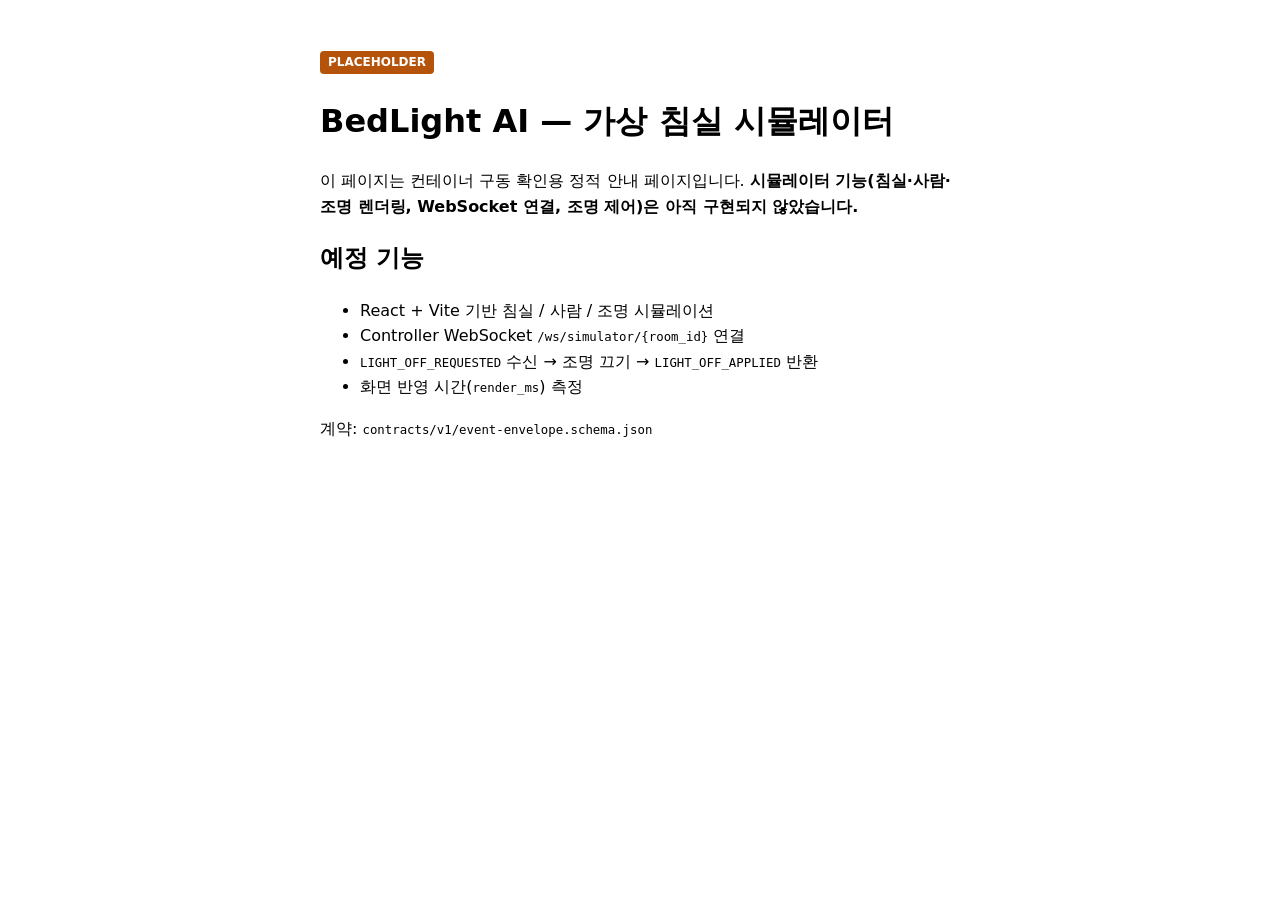
<file: services/simulator-web/placeholder/index.html>
<!doctype html>
<html lang="ko">
<head>
  <meta charset="utf-8">
  <meta name="viewport" content="width=device-width, initial-scale=1">
  <title>BedLight AI Simulator (placeholder)</title>
  <style>
    :root { color-scheme: light dark; }
    body { font-family: system-ui, sans-serif; max-width: 640px; margin: 48px auto; padding: 0 16px; line-height: 1.6; }
    .badge { display: inline-block; padding: 2px 8px; border-radius: 4px; background: #b45309; color: #fff; font-size: 12px; font-weight: 600; }
    code { font-size: 0.95em; }
  </style>
</head>
<body>
  <span class="badge">PLACEHOLDER</span>
  <h1>BedLight AI — 가상 침실 시뮬레이터</h1>
  <p>이 페이지는 컨테이너 구동 확인용 정적 안내 페이지입니다.
     <strong>시뮬레이터 기능(침실·사람·조명 렌더링, WebSocket 연결, 조명 제어)은 아직 구현되지 않았습니다.</strong></p>
  <h2>예정 기능</h2>
  <ul>
    <li>React + Vite 기반 침실 / 사람 / 조명 시뮬레이션</li>
    <li>Controller WebSocket <code>/ws/simulator/{room_id}</code> 연결</li>
    <li><code>LIGHT_OFF_REQUESTED</code> 수신 → 조명 끄기 → <code>LIGHT_OFF_APPLIED</code> 반환</li>
    <li>화면 반영 시간(<code>render_ms</code>) 측정</li>
  </ul>
  <p>계약: <code>contracts/v1/event-envelope.schema.json</code></p>
</body>
</html>
</file>
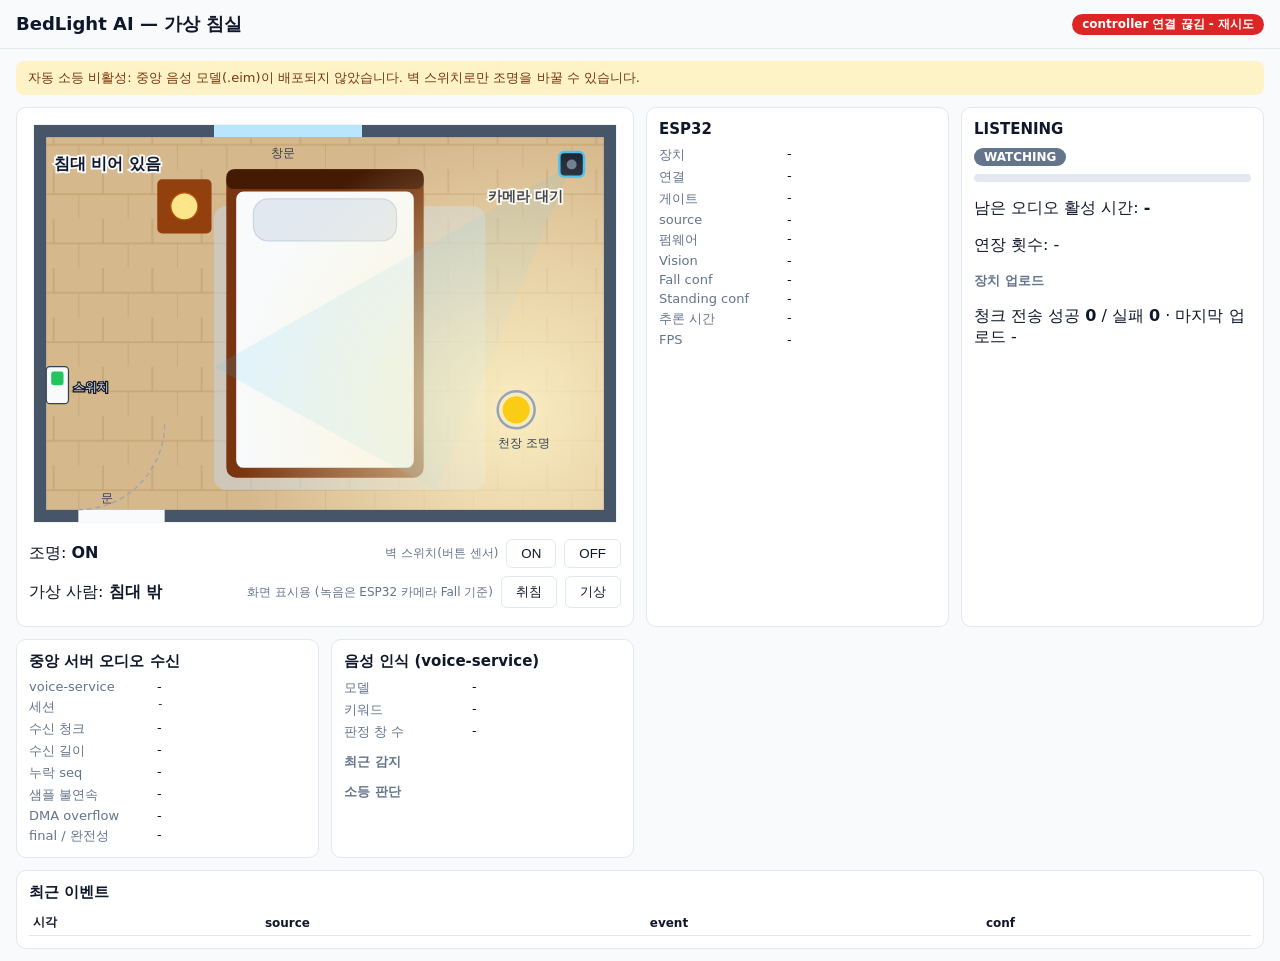
<file: services/simulator-web/site/index.html>
<!doctype html>
<html lang="ko">
<head>
  <meta charset="utf-8">
  <meta name="viewport" content="width=device-width, initial-scale=1">
  <title>BedLight AI Simulator</title>
  <link rel="stylesheet" href="style.css">
</head>
<body>
  <header>
    <h1>BedLight AI — 가상 침실</h1>
    <span id="conn" class="pill off">controller 연결 안 됨</span>
  </header>

  <div class="notice" id="autoNotice">자동 소등 비활성: 중앙 음성 모델(.eim)이 배포되지 않았습니다. 벽 스위치로만 조명을 바꿀 수 있습니다.</div>
  <div class="notice ok" id="autoOn" style="display:none">자동 소등 활성: 누운 상태(Fall) 세션 중 "off"(박수 두 번) 인식 시 조명을 끕니다.</div>

  <main>
    <section class="room card">
      <svg id="scene" viewBox="0 0 480 330" role="img" aria-label="침실 탑뷰">
        <defs>
          <radialGradient id="glow" cx="50%" cy="50%" r="50%">
            <stop offset="0%" stop-color="#fef3c7" stop-opacity=".9"/>
            <stop offset="100%" stop-color="#fef3c7" stop-opacity="0"/>
          </radialGradient>
          <pattern id="floorPattern" width="40" height="40" patternUnits="userSpaceOnUse">
            <rect width="40" height="40" fill="#d6b88d"/>
            <path d="M0 20H40M20 0V20M0 40V20" stroke="#c4a06f" stroke-width="1"/>
          </pattern>
          <clipPath id="roomClip"><rect x="14" y="14" width="452" height="302"/></clipPath>
        </defs>

        <!-- floor + walls -->
        <rect x="14" y="14" width="452" height="302" fill="url(#floorPattern)"/>
        <rect x="9" y="9" width="462" height="312" fill="none" stroke="#475569" stroke-width="10"/>
        <rect x="150" y="4" width="120" height="10" fill="#bae6fd"/>               <!-- window -->
        <rect x="40" y="316" width="70" height="10" fill="#f8fafc"/>               <!-- door gap -->
        <path d="M40 316 A70 70 0 0 0 110 246" fill="none" stroke="#94a3b8" stroke-dasharray="4 3"/>
        <text x="58" y="310" class="tiny">문</text>
        <text x="196" y="30" class="tiny">창문</text>

        <!-- rug, nightstand -->
        <rect x="150" y="70" width="220" height="230" rx="10" fill="#cbd5e1" opacity=".55"/>
        <rect x="104" y="48" width="44" height="44" rx="4" fill="#92400e"/>
        <circle cx="126" cy="70" r="11" fill="#fde68a" stroke="#b45309"/>

        <!-- bed -->
        <g id="bed">
          <rect x="160" y="40" width="160" height="250" rx="8" fill="#78350f"/>           <!-- frame -->
          <rect x="160" y="40" width="160" height="16" rx="6" fill="#451a03"/>            <!-- headboard -->
          <rect x="168" y="58" width="144" height="224" rx="6" fill="#f8fafc"/>          <!-- mattress -->
          <rect x="182" y="64" width="116" height="34" rx="12" fill="#e2e8f0" stroke="#cbd5e1"/>  <!-- pillow -->
          <image id="personImg" x="185" y="62" width="110" height="196" preserveAspectRatio="xMidYMid meet"
                 href="assets/person-placeholder.svg" class="hidden"/>
        </g>

        <!-- ESP32 camera (wall mounted, top-right) with field of view -->
        <polygon id="fov" points="440,36 150,200 330,300" class="fov"/>
        <circle id="micRing" cx="440" cy="36" r="18" class="mic-ring hidden"/>
        <rect x="430" y="26" width="20" height="20" rx="4" fill="#0f172a" stroke="#38bdf8" stroke-width="2"/>
        <circle cx="440" cy="36" r="4" id="camLed" fill="#64748b"/>
        <text x="372" y="66" id="camBadge" class="cam-badge">카메라 대기</text>
        <text x="372" y="82" id="micBadge" class="cam-badge"></text>

        <!-- ceiling light (top view) and darkness overlay -->
        <circle id="lightGlow" cx="395" cy="235" r="230" fill="url(#glow)" clip-path="url(#roomClip)"/>
        <rect id="dark" x="14" y="14" width="452" height="302" fill="#020617" opacity="0" clip-path="url(#roomClip)"/>
        <circle id="bulb" cx="395" cy="235" r="11" class="bulb on"/>
        <circle cx="395" cy="235" r="15" fill="none" stroke="#94a3b8" stroke-width="2"/>
        <text x="380" y="265" class="tiny">천장 조명</text>

        <!-- wall switch (button sensor), left wall -->
        <g id="wallSwitch" class="clickable">
          <rect x="14" y="200" width="18" height="30" rx="3" fill="#f8fafc" stroke="#334155"/>
          <rect id="switchToggle" x="18" y="204" width="10" height="11" rx="2" fill="#22c55e"/>
          <text x="36" y="220" class="tiny light-text">스위치</text>
        </g>

        <!-- clap detection bubble -->
        <g id="clapBubble" class="hidden">
          <rect x="300" y="110" width="150" height="34" rx="17" fill="#7c3aed"/>
          <text x="375" y="132" text-anchor="middle" class="bubble-text" id="clapText">👏 off 감지</text>
        </g>
        <text x="20" y="40" id="sceneLabel" class="scene-label">침대 비어 있음</text>
      </svg>
      <div class="light-controls">
        <span>조명: <b id="lightState">ON</b> <small id="lightBy"></small></span>
        <span class="switch-label">벽 스위치(버튼 센서)</span>
        <button id="btnOn">ON</button>
        <button id="btnOff">OFF</button>
      </div>
      <div class="light-controls">
        <span>가상 사람: <b id="occState">침대 밖</b></span>
        <span class="switch-label">화면 표시용 (녹음은 ESP32 카메라 Fall 기준)</span>
        <button id="btnSleep">취침</button>
        <button id="btnWake">기상</button>
      </div>
      <p class="muted" id="lightReason"></p>
    </section>

    <section class="card">
      <h2>ESP32</h2>
      <dl>
        <dt>장치</dt><dd id="devId">-</dd>
        <dt>연결</dt><dd id="devOnline">-</dd>
        <dt>게이트</dt><dd id="devGate">-</dd>
        <dt>source</dt><dd id="devSource">-</dd>
        <dt>펌웨어</dt><dd id="devFw">-</dd>
        <dt>Vision</dt><dd id="visLabel">-</dd>
        <dt>Fall conf</dt><dd id="visFall">-</dd>
        <dt>Standing conf</dt><dd id="visStand">-</dd>
        <dt>추론 시간</dt><dd id="visInf">-</dd>
        <dt>FPS</dt><dd id="visFps">-</dd>
      </dl>
    </section>

    <section class="card">
      <h2>LISTENING</h2>
      <div id="listenBadge" class="pill off">WATCHING</div>
      <div class="bar"><div id="listenBar"></div></div>
      <p>남은 오디오 활성 시간: <b id="listenRemain">-</b></p>
      <p class="mono" id="listenSession"></p>
      <p>연장 횟수: <span id="listenExt">-</span></p>
      <h3>장치 업로드</h3>
      <p>청크 전송 성공 <b id="devSent">0</b> / 실패 <b id="devFail">0</b> · 마지막 업로드 <span id="devUp">-</span></p>
    </section>

    <section class="card">
      <h2>중앙 서버 오디오 수신</h2>
      <dl>
        <dt>voice-service</dt><dd id="srvReach">-</dd>
        <dt>세션</dt><dd id="srvSession" class="mono">-</dd>
        <dt>수신 청크</dt><dd id="srvChunks">-</dd>
        <dt>수신 길이</dt><dd id="srvDur">-</dd>
        <dt>누락 seq</dt><dd id="srvMissing">-</dd>
        <dt>샘플 불연속</dt><dd id="srvDisc">-</dd>
        <dt>DMA overflow</dt><dd id="srvOvf">-</dd>
        <dt>final / 완전성</dt><dd id="srvComplete">-</dd>
      </dl>
    </section>

    <section class="card">
      <h2>음성 인식 (voice-service)</h2>
      <dl>
        <dt>모델</dt><dd id="vmModel">-</dd>
        <dt>키워드</dt><dd id="vmKeyword">-</dd>
        <dt>판정 창 수</dt><dd id="vmWindows">-</dd>
      </dl>
      <h3>최근 감지</h3>
      <ul id="vmRecent" class="compact"></ul>
      <h3>소등 판단</h3>
      <ul id="decisions" class="compact"></ul>
    </section>

    <section class="card wide">
      <h2>최근 이벤트</h2>
      <table><thead><tr><th>시각</th><th>source</th><th>event</th><th>conf</th></tr></thead><tbody id="events"></tbody></table>
    </section>
  </main>
  <script src="app.js"></script>
</body>
</html>
</file>
<file: services/simulator-web/site/style.css>
:root {
  --bg: #f8fafc; --fg: #0f172a; --muted: #64748b; --card: #ffffff; --line: #e2e8f0;
  --ok: #16a34a; --warn: #d97706; --bad: #dc2626; --accent: #2563eb;
  color-scheme: light dark;
}
@media (prefers-color-scheme: dark) {
  :root { --bg: #0b1120; --fg: #e2e8f0; --muted: #94a3b8; --card: #111827; --line: #1f2937; }
}
* { box-sizing: border-box; }
body { margin: 0; font-family: system-ui, sans-serif; background: var(--bg); color: var(--fg); }
header { display: flex; align-items: center; justify-content: space-between; padding: 12px 16px; border-bottom: 1px solid var(--line); }
h1 { font-size: 18px; margin: 0; }
h2 { font-size: 15px; margin: 0 0 8px; }
h3 { font-size: 13px; margin: 12px 0 4px; color: var(--muted); }
main { display: grid; grid-template-columns: repeat(auto-fit, minmax(280px, 1fr)); gap: 12px; padding: 12px 16px; }
.card { background: var(--card); border: 1px solid var(--line); border-radius: 10px; padding: 12px; }
.room { grid-column: span 2; }
.wide { grid-column: 1 / -1; }
@media (max-width: 640px) { .room { grid-column: auto; } }
.notice { margin: 12px 16px 0; padding: 8px 12px; border-radius: 8px; background: #fef3c7; color: #78350f; font-size: 13px; }
.pill { display: inline-block; padding: 2px 10px; border-radius: 999px; font-size: 12px; font-weight: 600; color: #fff; }
.pill.ok { background: var(--ok); } .pill.off { background: var(--muted); } .pill.listen { background: var(--accent); } .pill.bad { background: var(--bad); }
dl { display: grid; grid-template-columns: 120px 1fr; gap: 4px 8px; margin: 0; font-size: 13px; }
dt { color: var(--muted); } dd { margin: 0; }
.mono { font-family: ui-monospace, monospace; font-size: 11px; word-break: break-all; }
.bar { height: 8px; background: var(--line); border-radius: 4px; overflow: hidden; margin: 8px 0; }
.bar > div { height: 100%; width: 0; background: var(--accent); transition: width .2s linear; }
table { width: 100%; border-collapse: collapse; font-size: 12px; }
td, th { text-align: left; padding: 4px; border-bottom: 1px solid var(--line); }
#scene { width: 100%; height: auto; border-radius: 8px; }
.wall { fill: #1e293b; } .wall.lit { fill: #fef9c3; }
.bed { fill: #a16207; } .bed.head { fill: #854d0e; } .pillow { fill: #f1f5f9; }
.cord { stroke: #94a3b8; stroke-width: 2; }
.bulb { fill: #475569; } .bulb.on { fill: #facc15; }
.person { fill: #f97316; } .hidden { display: none; }
.scene-label { fill: #94a3b8; font-size: 14px; }
.light-controls { display: flex; gap: 8px; align-items: center; margin-top: 8px; flex-wrap: wrap; }
button { padding: 6px 14px; border-radius: 6px; border: 1px solid var(--line); background: var(--card); color: var(--fg); cursor: pointer; }
.src-device { color: var(--ok); font-weight: 600; } .src-mock { color: var(--warn); font-weight: 600; } .src-simulator { color: var(--accent); font-weight: 600; }
.notice.ok { background: #dcfce7; color: #14532d; }
.muted { color: var(--muted); font-size: 12px; margin: 6px 0 0; }
.switch-label { margin-left: auto; color: var(--muted); font-size: 12px; }
ul.compact { margin: 0; padding-left: 18px; font-size: 12px; }
ul.compact li.acc { color: var(--ok); } ul.compact li.rej { color: var(--muted); }
.src-voice-service { color: #7c3aed; font-weight: 600; } .src-controller { color: var(--accent); font-weight: 600; }
.tiny { font-size: 10px; fill: #334155; }
.light-text { fill: #e2e8f0; paint-order: stroke; stroke: #0f172a; stroke-width: 2px; }
.fov { fill: #38bdf8; opacity: .12; transition: opacity .3s, fill .3s; }
.fov.listening { fill: #a855f7; opacity: .22; }
.fov.off { opacity: 0; }
.mic-ring { fill: none; stroke: #a855f7; stroke-width: 3; animation: pulse 1.2s ease-out infinite; transform-origin: 440px 36px; }
@keyframes pulse { from { transform: scale(.8); opacity: 1; } to { transform: scale(2.2); opacity: 0; } }
.cam-badge { font-size: 11px; fill: #0f172a; font-weight: 600; paint-order: stroke; stroke: #f8fafc; stroke-width: 3px; }
.bubble-text { font-size: 14px; fill: #fff; font-weight: 700; }
#dark { transition: opacity .6s; pointer-events: none; }
#lightGlow { transition: opacity .6s; pointer-events: none; }
.clickable { cursor: pointer; }
#personImg { transition: opacity .4s; }
.scene-label { fill: #0f172a; font-size: 13px; font-weight: 600; paint-order: stroke; stroke: #f8fafc; stroke-width: 3px; }
</file>
